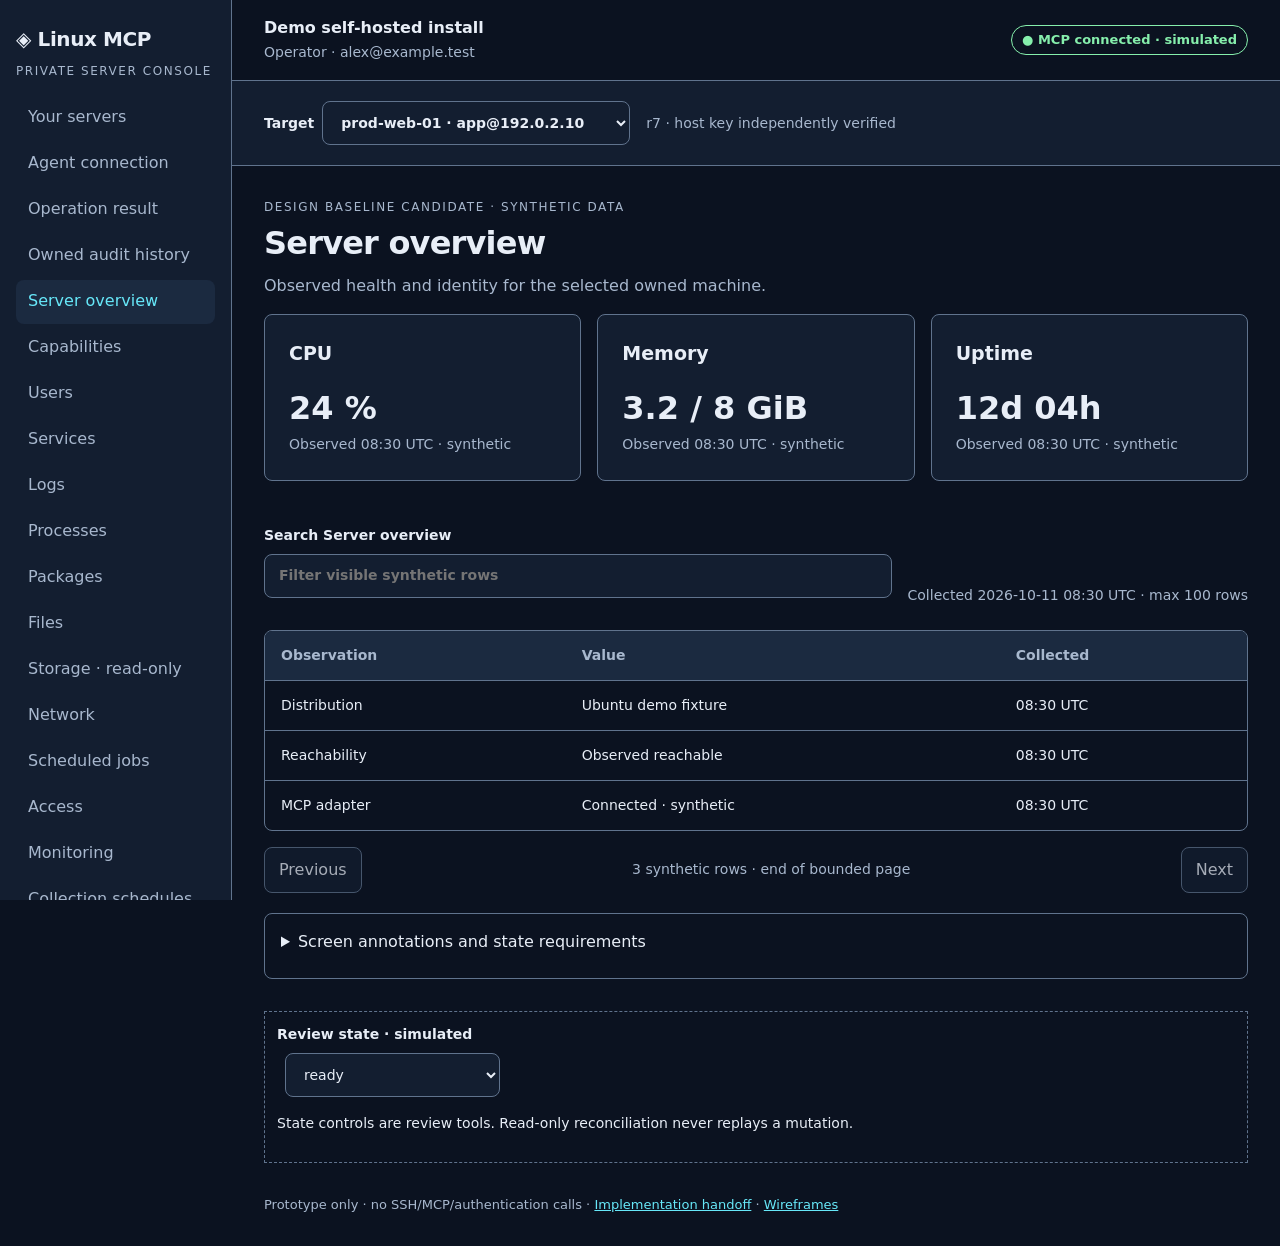
<file: design/client/preview/index.html>
<!doctype html><html lang="en"><head><meta charset="utf-8"><meta name="viewport" content="width=device-width,initial-scale=1"><title>Linux MCP · Design preview</title><link rel="stylesheet" href="style.css"></head><body><a class="skip" href="#main">Skip to content</a><aside class="rail" id="rail" aria-label="Design screen index"><button id="close-menu" class="menu-close">Close navigation</button><div class="brand">◈ Linux MCP</div><p class="eyebrow">Private server console</p><nav id="nav" aria-label="Design screens"></nav></aside><div class="workspace"><header class="topbar"><div><button class="menu" id="menu" aria-expanded="false" aria-controls="rail">Menu</button><strong>Demo self-hosted install</strong><br><small>Operator · alex@example.test</small></div><span class="badge verified" id="connection">● MCP connected · simulated</span></header><section class="target" aria-label="Remote target"><label>Target <select id="target" aria-label="Remote target"><option value="prod-web-01">prod-web-01 · app@192.0.2.10</option><option value="staging-api-02">staging-api-02 · app@192.0.2.20</option></select></label><small id="target-meta">r7 · host key independently verified</small></section><main id="main" class="content" tabindex="-1"><header class="page"><div><div class="eyebrow">Design baseline candidate · synthetic data</div><h1 id="title"></h1><p class="muted" id="description"></p></div><button id="preview" class="primary">Preview exact action</button></header><div id="live" role="status" aria-live="polite"></div><div id="state-notice"></div><div id="body"></div><section class="state-control" aria-label="Prototype state controls"><label for="state">Review state · simulated</label><select id="state"><option>ready</option><option>loading</option><option>empty</option><option>invalid</option><option>unauthorized</option><option>unsupported</option><option>disconnected</option><option>stale</option><option>conflict</option><option>expired</option><option>revoked</option><option>approval-required</option><option>running</option><option>refused</option><option>failed-before-submit</option><option>unknown-after-submit</option><option>verified</option><option>mismatch</option><option>verification-unavailable</option></select><p>State controls are review tools. Read-only reconciliation never replays a mutation.</p></section><footer class="foot">Prototype only · no SSH/MCP/authentication calls · <a href="../handoff.md">Implementation handoff</a> · <a href="../navigation/wireframes.html">Wireframes</a></footer></main></div><dialog id="approval" aria-labelledby="dialog-title" aria-describedby="intent"><h2 id="dialog-title">Approve exact action</h2><pre id="intent"></pre><p class="unknown">May interrupt active requests. No rollback guarantee. Approval expires in 2 minutes.</p><p>Human approval will be recorded by the backend in production. This click only simulates the flow.</p><div class="actions"><button id="approve" class="primary">Approve this exact action</button><button id="close">Return to review</button></div></dialog><script src="screens.js"></script><script src="app.js"></script></body></html>
</file>
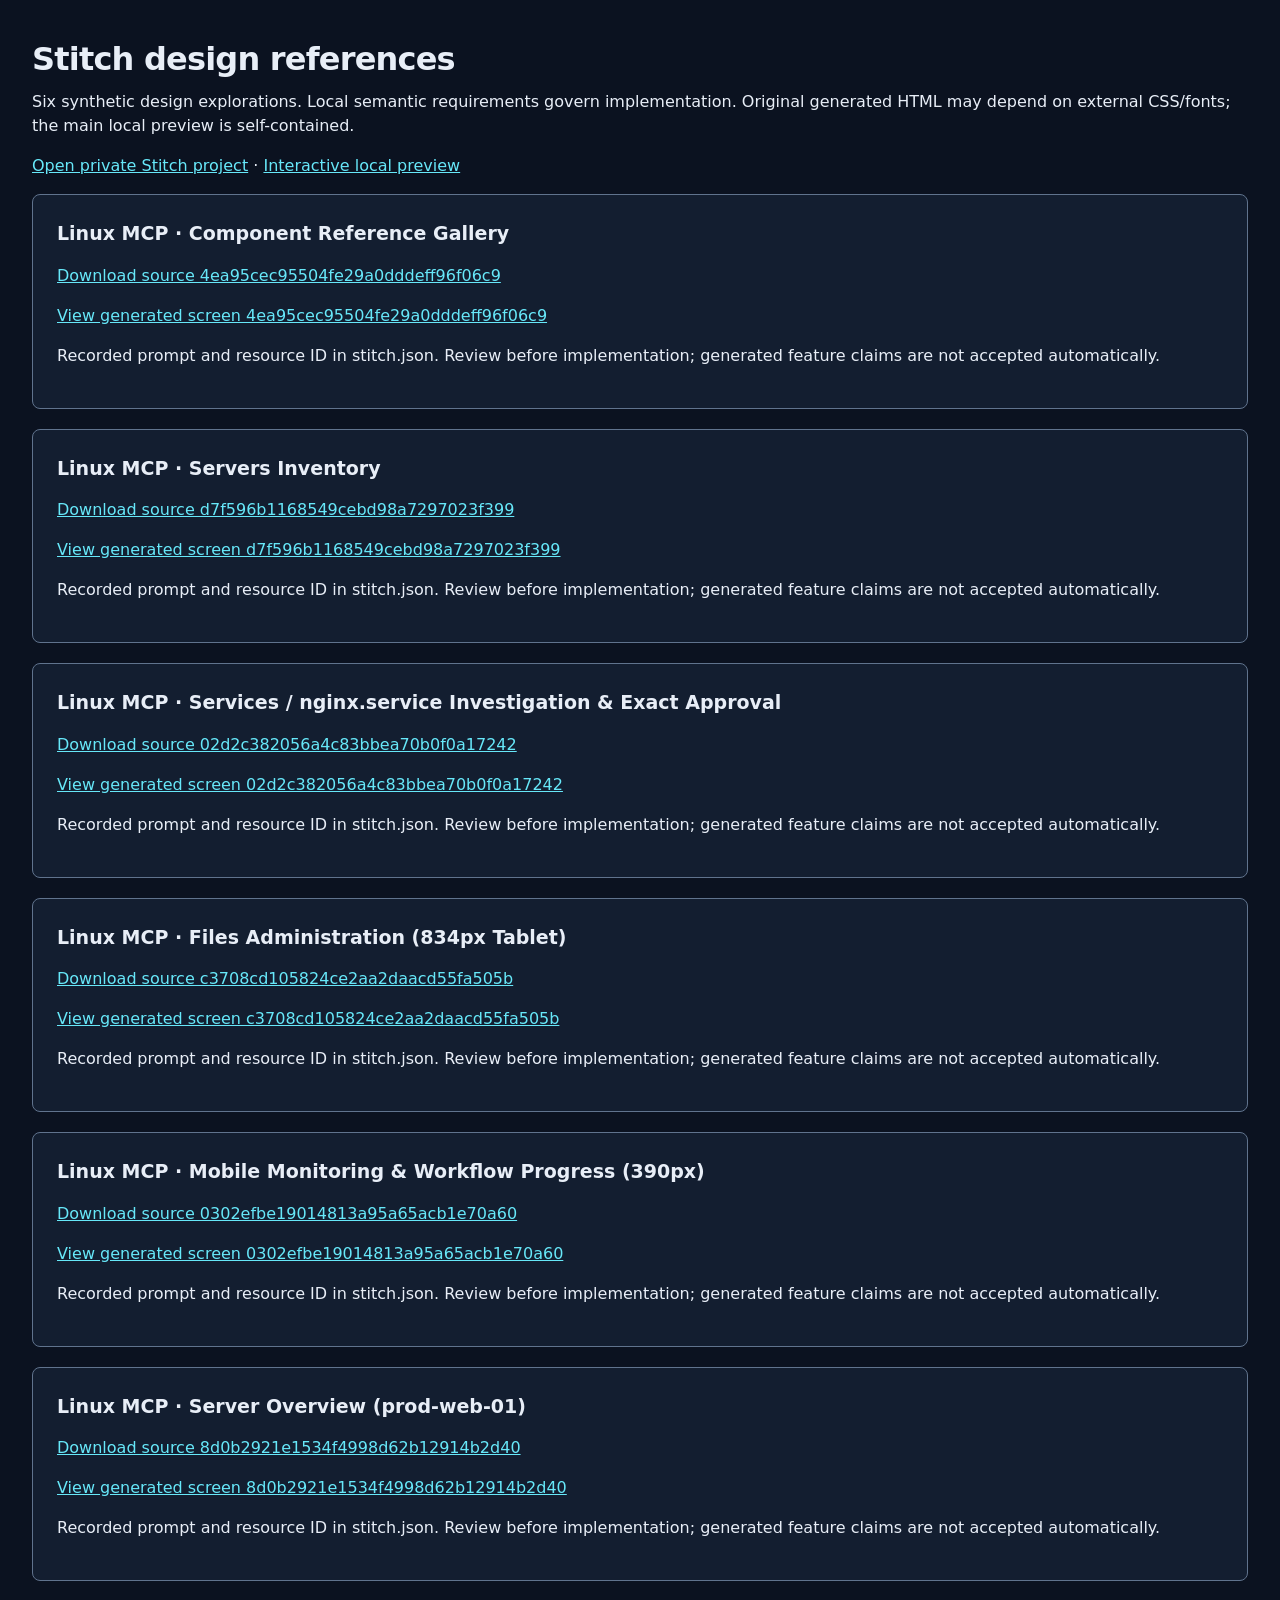
<file: design/client/preview/stitch/index.html>
<!doctype html><html lang="en"><meta charset="utf-8"><meta name="viewport" content="width=device-width,initial-scale=1"><title>Stitch design references</title><link rel="stylesheet" href="../style.css"><main class="content"><h1>Stitch design references</h1><p>Six synthetic design explorations. Local semantic requirements govern implementation. Original generated HTML may depend on external CSS/fonts; the main local preview is self-contained.</p><p><a href="https://stitch.withgoogle.com/projects/3486587707575590516">Open private Stitch project</a> · <a href="../index.html">Interactive local preview</a></p><section class="card"><h2>Linux MCP · Component Reference Gallery</h2><p><a href="https://contribution.usercontent.google.com/download?c=CgthaWRhX2NvZGVmeBJ7Eh1hcHBfY29tcGFuaW9uX2dlbmVyYXRlZF9maWxlcxpaCiVodG1sX2I2YjVlOTQwN2VjZDRkYzFiMzFjNGJhNDkyNjhkMzE2EgsSBxDKu-e3lQkYAZIBIwoKcHJvamVjdF9pZBIVQhMzNDg2NTg3NzA3NTc1NTkwNTE2&amp;filename=&amp;opi=96797242" download="4ea95cec95504fe29a0dddeff96f06c9.html">Download source 4ea95cec95504fe29a0dddeff96f06c9</a></p><p><a href="https://lh3.googleusercontent.com/aida/[base64]">View generated screen 4ea95cec95504fe29a0dddeff96f06c9</a></p><p>Recorded prompt and resource ID in stitch.json. Review before implementation; generated feature claims are not accepted automatically.</p></section><section class="card"><h2>Linux MCP · Servers Inventory</h2><p><a href="https://contribution.usercontent.google.com/download?c=CgthaWRhX2NvZGVmeBJ7Eh1hcHBfY29tcGFuaW9uX2dlbmVyYXRlZF9maWxlcxpaCiVodG1sXzUxZDYyMzVjMTBjMzQxZGJhZTU4MmFlMWIyODM3ZWI0EgsSBxDKu-e3lQkYAZIBIwoKcHJvamVjdF9pZBIVQhMzNDg2NTg3NzA3NTc1NTkwNTE2&amp;filename=&amp;opi=96797242" download="d7f596b1168549cebd98a7297023f399.html">Download source d7f596b1168549cebd98a7297023f399</a></p><p><a href="https://lh3.googleusercontent.com/aida/[base64]">View generated screen d7f596b1168549cebd98a7297023f399</a></p><p>Recorded prompt and resource ID in stitch.json. Review before implementation; generated feature claims are not accepted automatically.</p></section><section class="card"><h2>Linux MCP · Services / nginx.service Investigation &amp; Exact Approval</h2><p><a href="https://contribution.usercontent.google.com/download?c=CgthaWRhX2NvZGVmeBJ7Eh1hcHBfY29tcGFuaW9uX2dlbmVyYXRlZF9maWxlcxpaCiVodG1sX2QxNzA1N2FjMzdjMDRiM2E5M2YwOTUyNmQyN2EwMmFmEgsSBxDKu-e3lQkYAZIBIwoKcHJvamVjdF9pZBIVQhMzNDg2NTg3NzA3NTc1NTkwNTE2&amp;filename=&amp;opi=96797242" download="02d2c382056a4c83bbea70b0f0a17242.html">Download source 02d2c382056a4c83bbea70b0f0a17242</a></p><p><a href="https://lh3.googleusercontent.com/aida/[base64]">View generated screen 02d2c382056a4c83bbea70b0f0a17242</a></p><p>Recorded prompt and resource ID in stitch.json. Review before implementation; generated feature claims are not accepted automatically.</p></section><section class="card"><h2>Linux MCP · Files Administration (834px Tablet)</h2><p><a href="https://contribution.usercontent.google.com/download?c=CgthaWRhX2NvZGVmeBJ7Eh1hcHBfY29tcGFuaW9uX2dlbmVyYXRlZF9maWxlcxpaCiVodG1sXzFlNTIyYzQ4NzEwMDQwMjQ5NmNiODMxNWM3OTdhMmMxEgsSBxDKu-e3lQkYAZIBIwoKcHJvamVjdF9pZBIVQhMzNDg2NTg3NzA3NTc1NTkwNTE2&amp;filename=&amp;opi=96797242" download="c3708cd105824ce2aa2daacd55fa505b.html">Download source c3708cd105824ce2aa2daacd55fa505b</a></p><p><a href="https://lh3.googleusercontent.com/aida/[base64]">View generated screen c3708cd105824ce2aa2daacd55fa505b</a></p><p>Recorded prompt and resource ID in stitch.json. Review before implementation; generated feature claims are not accepted automatically.</p></section><section class="card"><h2>Linux MCP · Mobile Monitoring &amp; Workflow Progress (390px)</h2><p><a href="https://contribution.usercontent.google.com/download?c=CgthaWRhX2NvZGVmeBJ7Eh1hcHBfY29tcGFuaW9uX2dlbmVyYXRlZF9maWxlcxpaCiVodG1sXzMwZjVhNDk5YjA1NTQ0Mzg5ZmYzMjNlZTRiMWM5MTc5EgsSBxDKu-e3lQkYAZIBIwoKcHJvamVjdF9pZBIVQhMzNDg2NTg3NzA3NTc1NTkwNTE2&amp;filename=&amp;opi=96797242" download="0302efbe19014813a95a65acb1e70a60.html">Download source 0302efbe19014813a95a65acb1e70a60</a></p><p><a href="https://lh3.googleusercontent.com/aida/[base64]">View generated screen 0302efbe19014813a95a65acb1e70a60</a></p><p>Recorded prompt and resource ID in stitch.json. Review before implementation; generated feature claims are not accepted automatically.</p></section><section class="card"><h2>Linux MCP · Server Overview (prod-web-01)</h2><p><a href="https://contribution.usercontent.google.com/download?c=CgthaWRhX2NvZGVmeBJ7Eh1hcHBfY29tcGFuaW9uX2dlbmVyYXRlZF9maWxlcxpaCiVodG1sXzcwZGU4ZDM5ZjIwMzQxMmJiNTM5MGM0OGE2NDcxMWYyEgsSBxDKu-e3lQkYAZIBIwoKcHJvamVjdF9pZBIVQhMzNDg2NTg3NzA3NTc1NTkwNTE2&amp;filename=&amp;opi=96797242" download="8d0b2921e1534f4998d62b12914b2d40.html">Download source 8d0b2921e1534f4998d62b12914b2d40</a></p><p><a href="https://lh3.googleusercontent.com/aida/[base64]">View generated screen 8d0b2921e1534f4998d62b12914b2d40</a></p><p>Recorded prompt and resource ID in stitch.json. Review before implementation; generated feature claims are not accepted automatically.</p></section></main></html>
</file>
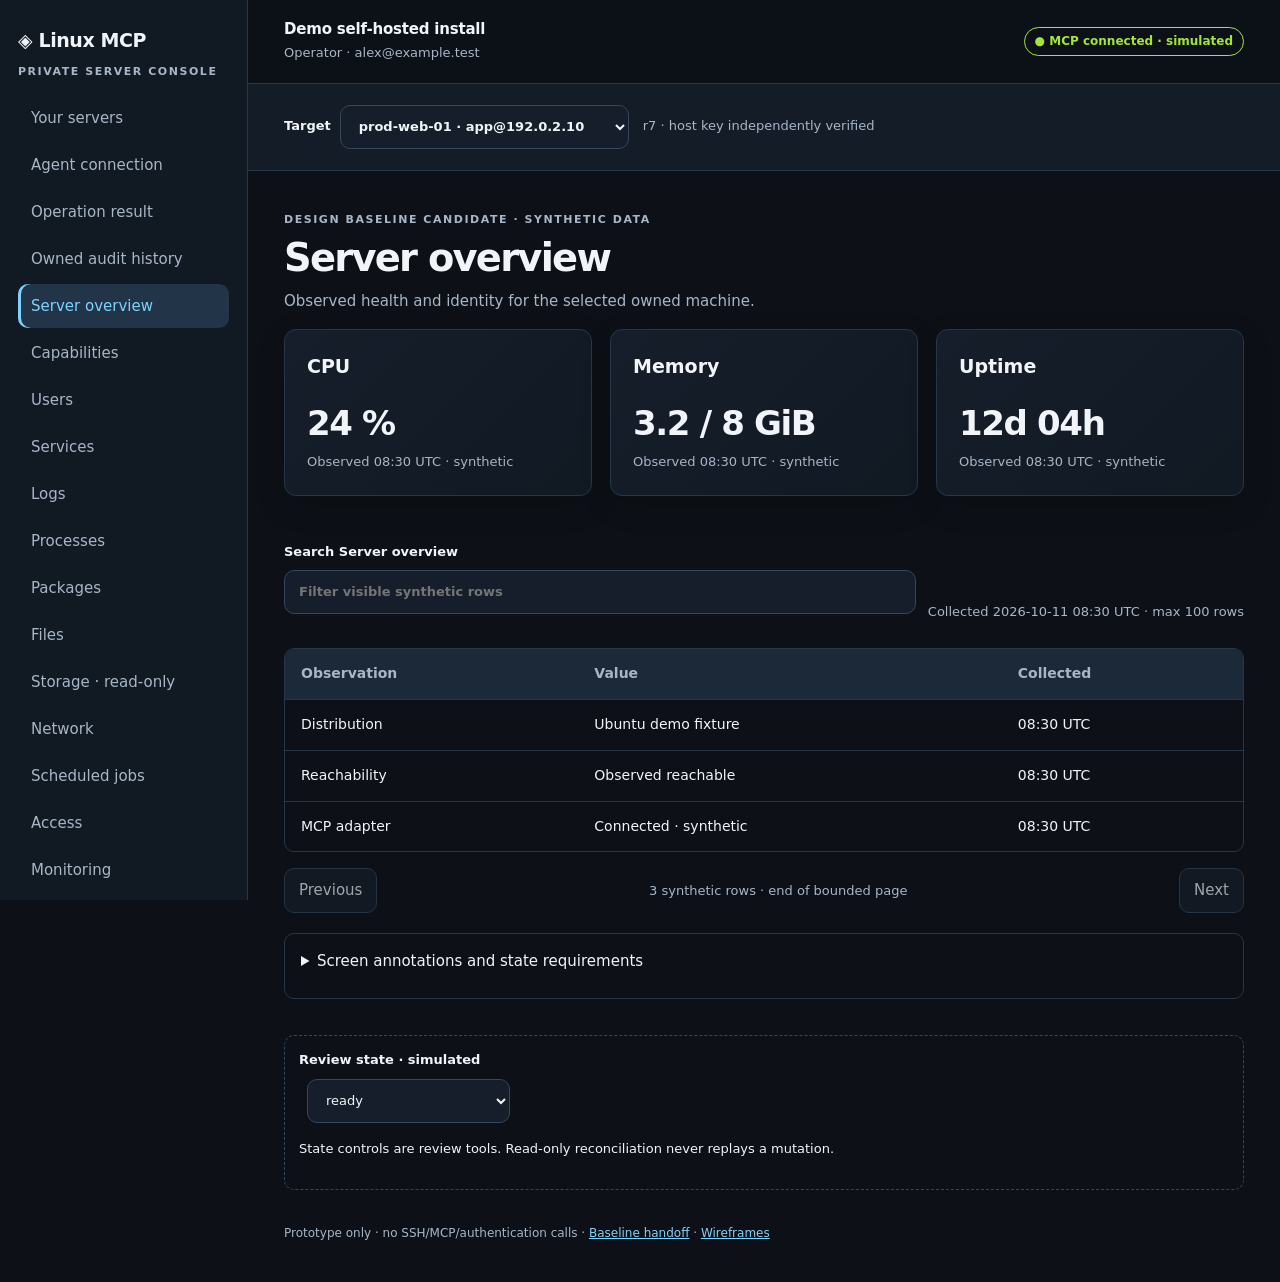
<file: design/client/revisions/r02/preview/index.html>
<!doctype html><html lang="en"><head><meta charset="utf-8"><meta name="viewport" content="width=device-width,initial-scale=1"><title>Linux MCP · Design preview</title><link rel="stylesheet" href="style.css"></head><body><a class="skip" href="#main">Skip to content</a><aside class="rail" id="rail" aria-label="Design screen index"><button id="close-menu" class="menu-close">Close navigation</button><div class="brand">◈ Linux MCP</div><p class="eyebrow">Private server console</p><nav id="nav" aria-label="Design screens"></nav></aside><div class="workspace"><header class="topbar"><div><button class="menu" id="menu" aria-expanded="false" aria-controls="rail">Menu</button><strong>Demo self-hosted install</strong><br><small>Operator · alex@example.test</small></div><span class="badge verified" id="connection">● MCP connected · simulated</span></header><section class="target" aria-label="Remote target"><label>Target <select id="target" aria-label="Remote target"><option value="prod-web-01">prod-web-01 · app@192.0.2.10</option><option value="staging-api-02">staging-api-02 · app@192.0.2.20</option></select></label><small id="target-meta">r7 · host key independently verified</small></section><main id="main" class="content" tabindex="-1"><header class="page"><div><div class="eyebrow">Design baseline candidate · synthetic data</div><h1 id="title"></h1><p class="muted" id="description"></p></div><button id="preview" class="primary">Preview exact action</button></header><div id="live" role="status" aria-live="polite"></div><div id="state-notice"></div><div id="body"></div><section class="state-control" aria-label="Prototype state controls"><label for="state">Review state · simulated</label><select id="state"><option>ready</option><option>loading</option><option>empty</option><option>invalid</option><option>unauthorized</option><option>unsupported</option><option>disconnected</option><option>stale</option><option>conflict</option><option>expired</option><option>revoked</option><option>approval-required</option><option>running</option><option>refused</option><option>failed-before-submit</option><option>unknown-after-submit</option><option>verified</option><option>mismatch</option><option>verification-unavailable</option></select><p>State controls are review tools. Read-only reconciliation never replays a mutation.</p></section><footer class="foot">Prototype only · no SSH/MCP/authentication calls · <a href="../../../handoff.md">Baseline handoff</a> · <a href="../../../navigation/wireframes.html">Wireframes</a></footer></main></div><dialog id="approval" aria-labelledby="dialog-title" aria-describedby="intent"><h2 id="dialog-title">Approve exact action</h2><pre id="intent"></pre><p class="unknown">May interrupt active requests. No rollback guarantee. Approval expires in 2 minutes.</p><p>Human approval will be recorded by the backend in production. This click only simulates the flow.</p><div class="actions"><button id="approve" class="primary">Approve this exact action</button><button id="close">Return to review</button></div></dialog><script src="screens.js"></script><script src="app.js"></script></body></html>
</file>
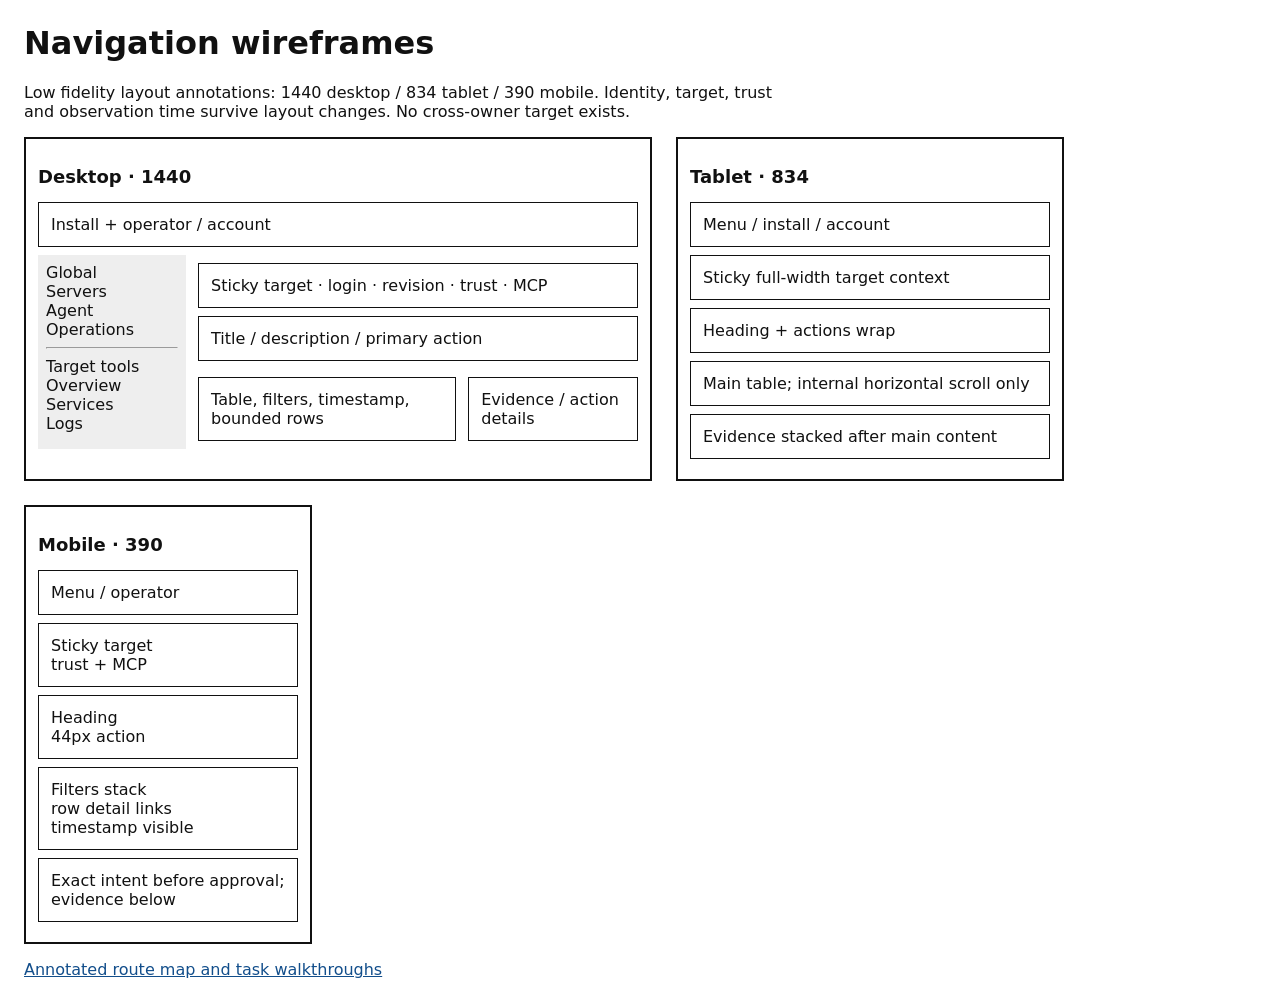
<file: design/client/navigation/wireframes.html>
<!doctype html><html lang="en"><meta charset="utf-8"><meta name="viewport" content="width=device-width,initial-scale=1"><title>Linux MCP layout wireframes</title><style>body{font:16px system-ui;margin:24px;background:#fff;color:#111}main{display:flex;gap:24px;flex-wrap:wrap}.frame{border:2px solid;padding:12px;max-width:100%}.desktop{width:600px}.tablet{width:360px}.mobile{width:260px}.row{display:flex;gap:12px}.rail{width:22%;background:#eee;padding:8px}.body{flex:1;min-width:0}.box{border:1px solid;margin:8px 0;padding:12px}h2{font-size:18px}p{max-width:75ch}a{color:#124e8b}</style><h1>Navigation wireframes</h1><p>Low fidelity layout annotations: 1440 desktop / 834 tablet / 390 mobile. Identity, target, trust and observation time survive layout changes. No cross-owner target exists.</p><main><section class="frame desktop"><h2>Desktop · 1440</h2><div class="box">Install + operator / account</div><div class="row"><nav class="rail">Global<br>Servers<br>Agent<br>Operations<hr>Target tools<br>Overview<br>Services<br>Logs</nav><div class="body"><div class="box">Sticky target · login · revision · trust · MCP</div><div class="box">Title / description / primary action</div><div class="row"><div class="box">Table, filters, timestamp, bounded rows</div><aside class="box">Evidence / action details</aside></div></div></div></section><section class="frame tablet"><h2>Tablet · 834</h2><div class="box">Menu / install / account</div><div class="box">Sticky full-width target context</div><div class="box">Heading + actions wrap</div><div class="box">Main table; internal horizontal scroll only</div><div class="box">Evidence stacked after main content</div></section><section class="frame mobile"><h2>Mobile · 390</h2><div class="box">Menu / operator</div><div class="box">Sticky target<br>trust + MCP</div><div class="box">Heading<br>44px action</div><div class="box">Filters stack<br>row detail links<br>timestamp visible</div><div class="box">Exact intent before approval; evidence below</div></section></main><p><a href="flows.md">Annotated route map and task walkthroughs</a></p></html>
</file>
<file: design/client/preview/style.css>
:root{color-scheme:dark;--canvas:#0b1220;--surface:#131e30;--raised:#1b2a40;--border:#60738d;--text:#e8eef7;--muted:#a8b8ce;--accent:#67e8f9;--onAccent:#08202a;--verified:#86efac;--refused:#c4b5fd;--failed:#fda4af;--unknown:#fcd34d;--focus:#67e8f9;font:16px/1.5 Inter,system-ui,sans-serif}
*{box-sizing:border-box}body{margin:0;background:var(--canvas);color:var(--text)}a{color:var(--accent)}button,input,select,textarea{font:inherit}button,input,select,textarea{min-height:44px;border:1px solid var(--border);border-radius:8px;background:var(--surface);color:var(--text);padding:10px 14px}button{cursor:pointer}button:hover{background:var(--raised)}button.primary{background:var(--accent);color:var(--onAccent);font-weight:700}button:disabled{cursor:not-allowed;opacity:.7}*:focus-visible{outline:3px solid var(--focus);outline-offset:3px}.skip{position:fixed;top:-80px;left:16px;z-index:20;padding:12px;background:var(--surface)}.skip:focus{top:8px}.rail{width:232px;position:fixed;inset:0 auto 0 0;border-right:1px solid var(--border);background:var(--surface);padding:24px 16px;overflow:auto}.brand{font-size:20px;font-weight:750;letter-spacing:-.4px}.eyebrow{font-size:12px;letter-spacing:.13em;text-transform:uppercase;color:var(--muted)}nav a{display:block;padding:9px 12px;text-decoration:none;color:var(--muted);min-height:44px;border-radius:8px;margin:2px 0}nav a[aria-current=page]{background:var(--raised);color:var(--accent)}nav p{margin:24px 12px 8px}.workspace{margin-left:232px}.topbar{display:flex;align-items:center;justify-content:space-between;gap:16px;flex-wrap:wrap;padding:16px 32px;border-bottom:1px solid var(--border)}.target{position:sticky;top:0;z-index:3;background:var(--surface);border-bottom:1px solid var(--border);padding:12px 32px;display:flex;align-items:center;gap:16px;flex-wrap:wrap}.target label{display:flex;align-items:center;gap:8px}.muted,small{color:var(--muted)}small{font-size:14px}.content{padding:32px;max-width:1440px;margin:auto}h1{font-size:32px;letter-spacing:-.8px;line-height:1.2;margin:8px 0 12px}h2{font-size:19px;margin:0 0 16px}h3{font-size:16px}p{margin:8px 0 16px}header.page{display:flex;justify-content:space-between;gap:24px;align-items:start}.toolbar{display:flex;align-items:end;gap:16px;flex-wrap:wrap;margin:24px 0}.toolbar label{flex:1;min-width:180px}.grid{display:grid;grid-template-columns:repeat(3,minmax(0,1fr));gap:16px}.card{background:var(--surface);border:1px solid var(--border);border-radius:8px;padding:24px;margin-bottom:20px;min-width:0}.metric{font-size:32px;font-weight:650}.badge{display:inline-block;padding:4px 10px;border:1px solid currentColor;border-radius:99px;font-size:13px;font-weight:600;white-space:normal}.verified{color:var(--verified)}.refused{color:var(--refused)}.failed{color:var(--failed)}.unknown{color:var(--unknown)}.notice{padding:16px;border:1px solid var(--border);border-left:4px solid var(--accent);background:var(--surface);border-radius:8px;margin:16px 0}.notice.unknown{border-left-color:var(--unknown)}.notice.failed{border-left-color:var(--failed)}.table-scroll{overflow:auto;max-width:100%;border:1px solid var(--border);border-radius:8px}table{border-collapse:collapse;width:100%;font-size:14px}th{text-align:left;background:var(--raised);color:var(--muted);font-weight:600}td,th{padding:14px 16px;border-bottom:1px solid var(--border);vertical-align:top}td{min-width:100px}tr:last-child td{border:0}pre,code{font-family:ui-monospace,Consolas,monospace;font-size:14px}pre{white-space:pre-wrap;overflow-wrap:anywhere;background:var(--canvas);border:1px solid var(--border);padding:16px;border-radius:8px;max-height:320px;overflow:auto}code{overflow-wrap:anywhere}label{display:block;font-size:14px;font-weight:600}label>input,label>select,label>textarea{display:block;width:100%;margin:8px 0}form{max-width:720px}form label{margin:18px 0}.actions{display:flex;flex-wrap:wrap;gap:12px;margin-top:20px}.error{color:var(--failed)}[aria-invalid=true]{border-color:var(--failed)}details{margin:20px 0;padding:16px;border:1px solid var(--border);border-radius:8px}summary{cursor:pointer;min-height:32px}dialog{background:var(--surface);color:var(--text);border:1px solid var(--border);border-radius:8px;max-width:620px;width:calc(100% - 32px);padding:24px}dialog::backdrop{background:#000b}.menu{display:none}.chart{display:flex;align-items:end;gap:8px;height:120px;padding:12px;border-bottom:1px solid var(--border)}.bar{flex:1;background:var(--accent);min-width:8px}.gap{flex:1;border:1px dashed var(--unknown);height:100%;display:grid;place-items:center;font-size:12px;color:var(--unknown)}.pagination{display:flex;align-items:center;justify-content:space-between;gap:12px;margin:16px 0}.state-control{border:1px dashed var(--border);padding:12px;margin-top:32px;font-size:14px}.state-control select{margin:8px}.foot{margin:32px 0 0;font-size:13px;color:var(--muted)}.sr-only{position:absolute;width:1px;height:1px;padding:0;overflow:hidden;clip:rect(0,0,0,0)}
@media(max-width:1024px){.rail{width:196px}.workspace{margin-left:196px}.grid{grid-template-columns:repeat(2,minmax(0,1fr))}.content,.topbar,.target{padding:20px}header.page{flex-direction:column}}
@media(max-width:640px){.menu{display:inline-block}.rail{display:none;width:min(300px,85vw);z-index:10;box-shadow:0 8px 32px #0008}.rail.open{display:block}.workspace{margin:0}.content,.topbar,.target{padding:16px}.target{gap:8px}.target label{width:100%;flex-wrap:wrap}.target select{max-width:100%}.grid{grid-template-columns:1fr}h1{font-size:28px}.card{padding:16px}.toolbar{display:block}.toolbar label{margin:16px 0}.topbar small{font-size:12px}.pagination{flex-wrap:wrap}th,td{padding:12px}.state-control select{max-width:100%;margin:8px 0}.brand{margin-right:16px}}
@media(prefers-reduced-motion:reduce){*{scroll-behavior:auto!important;transition:none!important;animation:none!important}}

[hidden]{display:none!important}.menu-close{display:none}@media(max-width:640px){.menu-close{display:block;margin-bottom:16px}}
p{overflow-wrap:anywhere}
</file>
<file: design/client/revisions/r02/preview/style.css>
:root {
  color-scheme: dark;
  --canvas: #0d1117;
  --canvas-raised: #111923;
  --surface: #151e2a;
  --surface-raised: #1c2938;
  --surface-active: #223448;
  --border: #34475b;
  --border-soft: #263749;
  --text: #f1f5f9;
  --muted: #a8b6c7;
  --accent: #7dd3fc;
  --accent-strong: #38bdf8;
  --on-accent: #06202d;
  --verified: #a3e635;
  --refused: #c4b5fd;
  --failed: #fda4af;
  --unknown: #fbbf24;
  --focus: #bae6fd;
  font: 15px/1.55 Inter, ui-sans-serif, system-ui, sans-serif;
}

* { box-sizing: border-box; }
body { margin: 0; background: var(--canvas); color: var(--text); }
a { color: var(--accent); }
button, input, select, textarea { font: inherit; min-height: 44px; }
button, input, select, textarea {
  border: 1px solid var(--border);
  border-radius: 10px;
  background: var(--surface);
  color: var(--text);
  padding: 10px 14px;
}
button { cursor: pointer; transition: background .15s ease, border-color .15s ease, transform .15s ease; }
button:hover { background: var(--surface-active); border-color: var(--accent); transform: translateY(-1px); }
button.primary { background: var(--accent); border-color: var(--accent); color: var(--on-accent); font-weight: 750; }
button.primary:hover { background: var(--accent-strong); }
button:disabled { cursor: not-allowed; opacity: .65; transform: none; }
*:focus-visible { outline: 3px solid var(--focus); outline-offset: 3px; }
.skip { position: fixed; top: -80px; left: 16px; z-index: 20; padding: 12px; background: var(--surface); }
.skip:focus { top: 8px; }

.rail {
  width: 248px;
  position: fixed;
  inset: 0 auto 0 0;
  border-right: 1px solid var(--border-soft);
  background: var(--canvas-raised);
  padding: 26px 18px;
  overflow: auto;
}
.brand { display: flex; align-items: center; gap: 10px; font-size: 19px; font-weight: 800; letter-spacing: -.4px; }
.brand::first-letter { color: var(--accent); }
.eyebrow { color: var(--muted); font-size: 11px; font-weight: 750; letter-spacing: .14em; text-transform: uppercase; }
nav a { display: flex; align-items: center; min-height: 44px; margin: 3px 0; padding: 10px 13px; border-radius: 10px; color: var(--muted); text-decoration: none; }
nav a:hover { background: var(--surface); color: var(--text); }
nav a[aria-current=page] { background: var(--surface-active); color: var(--accent); box-shadow: inset 3px 0 var(--accent); }
nav p { margin: 26px 13px 8px; }

.workspace { margin-left: 248px; }
.topbar {
  display: flex; align-items: center; justify-content: space-between; gap: 16px; flex-wrap: wrap;
  padding: 18px 36px; border-bottom: 1px solid var(--border-soft); background: rgba(13, 17, 23, .92);
}
.topbar strong { letter-spacing: -.2px; }
.target {
  position: sticky; top: 0; z-index: 3; display: flex; align-items: center; gap: 14px; flex-wrap: wrap;
  padding: 13px 36px; border-bottom: 1px solid var(--border-soft); background: rgba(21, 30, 42, .96);
}
.target label { display: flex; align-items: center; gap: 9px; }
.muted, small { color: var(--muted); }
small { font-size: 13px; }
.content { max-width: 1480px; margin: auto; padding: 40px 36px; }
h1 { margin: 8px 0 10px; font-size: clamp(28px, 3vw, 40px); line-height: 1.15; letter-spacing: -.045em; }
h2 { margin: 0 0 16px; font-size: 19px; }
h3 { font-size: 15px; }
p { margin: 8px 0 16px; overflow-wrap: anywhere; }
header.page { display: flex; align-items: start; justify-content: space-between; gap: 24px; }
.toolbar { display: flex; align-items: end; gap: 12px; flex-wrap: wrap; margin: 26px 0; }
.toolbar label { flex: 1; min-width: 180px; }
.grid { display: grid; grid-template-columns: repeat(3, minmax(0, 1fr)); gap: 18px; }
.card {
  min-width: 0; margin-bottom: 20px; padding: 22px;
  border: 1px solid var(--border-soft); border-radius: 12px;
  background: linear-gradient(135deg, var(--surface), var(--canvas-raised));
  box-shadow: 0 10px 30px rgba(0, 0, 0, .16);
}
.metric { font-size: 34px; font-weight: 750; letter-spacing: -.04em; }
.badge { display: inline-flex; align-items: center; gap: 6px; padding: 4px 10px; border: 1px solid currentColor; border-radius: 999px; font-size: 12px; font-weight: 700; white-space: normal; }
.verified { color: var(--verified); }
.refused { color: var(--refused); }
.failed { color: var(--failed); }
.unknown { color: var(--unknown); }
.notice { margin: 16px 0; padding: 16px 18px; border: 1px solid var(--border); border-left: 4px solid var(--accent); border-radius: 10px; background: var(--surface); }
.notice.unknown { border-left-color: var(--unknown); }
.notice.failed { border-left-color: var(--failed); }
.table-scroll { max-width: 100%; overflow: auto; border: 1px solid var(--border-soft); border-radius: 10px; }
table { width: 100%; border-collapse: collapse; font-size: 14px; }
th { background: var(--surface-raised); color: var(--muted); font-weight: 700; text-align: left; }
td, th { padding: 14px 16px; border-bottom: 1px solid var(--border-soft); vertical-align: top; }
td { min-width: 100px; }
tr:last-child td { border: 0; }
pre, code { font-family: ui-monospace, Consolas, monospace; font-size: 13px; }
pre { max-height: 320px; overflow: auto; padding: 16px; border: 1px solid var(--border-soft); border-radius: 10px; background: #090d12; white-space: pre-wrap; overflow-wrap: anywhere; }
code { overflow-wrap: anywhere; }
label { display: block; font-size: 13px; font-weight: 700; }
label > input, label > select, label > textarea { display: block; width: 100%; margin: 8px 0; }
form { max-width: 720px; }
form label { margin: 18px 0; }
.actions { display: flex; flex-wrap: wrap; gap: 12px; margin-top: 20px; }
.error { color: var(--failed); }
[aria-invalid=true] { border-color: var(--failed); }
details { margin: 20px 0; padding: 16px; border: 1px solid var(--border-soft); border-radius: 10px; }
summary { min-height: 32px; cursor: pointer; }
dialog { width: min(620px, calc(100% - 32px)); padding: 26px; border: 1px solid var(--border); border-radius: 14px; background: var(--surface); color: var(--text); box-shadow: 0 24px 80px rgba(0, 0, 0, .5); }
dialog::backdrop { background: rgba(2, 6, 12, .78); }
.menu { display: none; }
.chart { display: flex; align-items: end; gap: 8px; height: 120px; padding: 12px; border-bottom: 1px solid var(--border); }
.bar { flex: 1; min-width: 8px; background: var(--accent); }
.gap { display: grid; flex: 1; height: 100%; place-items: center; border: 1px dashed var(--unknown); color: var(--unknown); font-size: 12px; }
.pagination { display: flex; align-items: center; justify-content: space-between; gap: 12px; margin: 16px 0; }
.state-control { margin-top: 36px; padding: 14px; border: 1px dashed var(--border); border-radius: 10px; font-size: 13px; }
.state-control select { margin: 8px; }
.foot { margin: 34px 0 0; color: var(--muted); font-size: 12px; }
.sr-only { position: absolute; width: 1px; height: 1px; padding: 0; overflow: hidden; clip: rect(0, 0, 0, 0); }
[hidden] { display: none !important; }
.menu-close { display: none; }

@media (max-width: 1024px) {
  .rail { width: 208px; }
  .workspace { margin-left: 208px; }
  .grid { grid-template-columns: repeat(2, minmax(0, 1fr)); }
  .content, .topbar, .target { padding-left: 24px; padding-right: 24px; }
}
@media (max-width: 640px) {
  .menu { display: inline-block; }
  .rail { display: none; width: min(300px, 86vw); z-index: 10; box-shadow: 0 8px 32px #0008; }
  .rail.open { display: block; }
  .workspace { margin: 0; }
  .content, .topbar, .target { padding: 18px 16px; }
  .target label { width: 100%; flex-wrap: wrap; }
  .target select { max-width: 100%; }
  .grid { grid-template-columns: 1fr; }
  h1 { font-size: 30px; }
  .card { padding: 18px; }
  .toolbar { display: block; }
  .toolbar label { margin: 16px 0; }
  .pagination { flex-wrap: wrap; }
  th, td { padding: 12px; }
  .state-control select { max-width: 100%; margin: 8px 0; }
  .menu-close { display: block; margin-bottom: 16px; }
}
@media (prefers-reduced-motion: reduce) {
  *, *::before, *::after { scroll-behavior: auto !important; transition: none !important; animation: none !important; }
}
</file>
